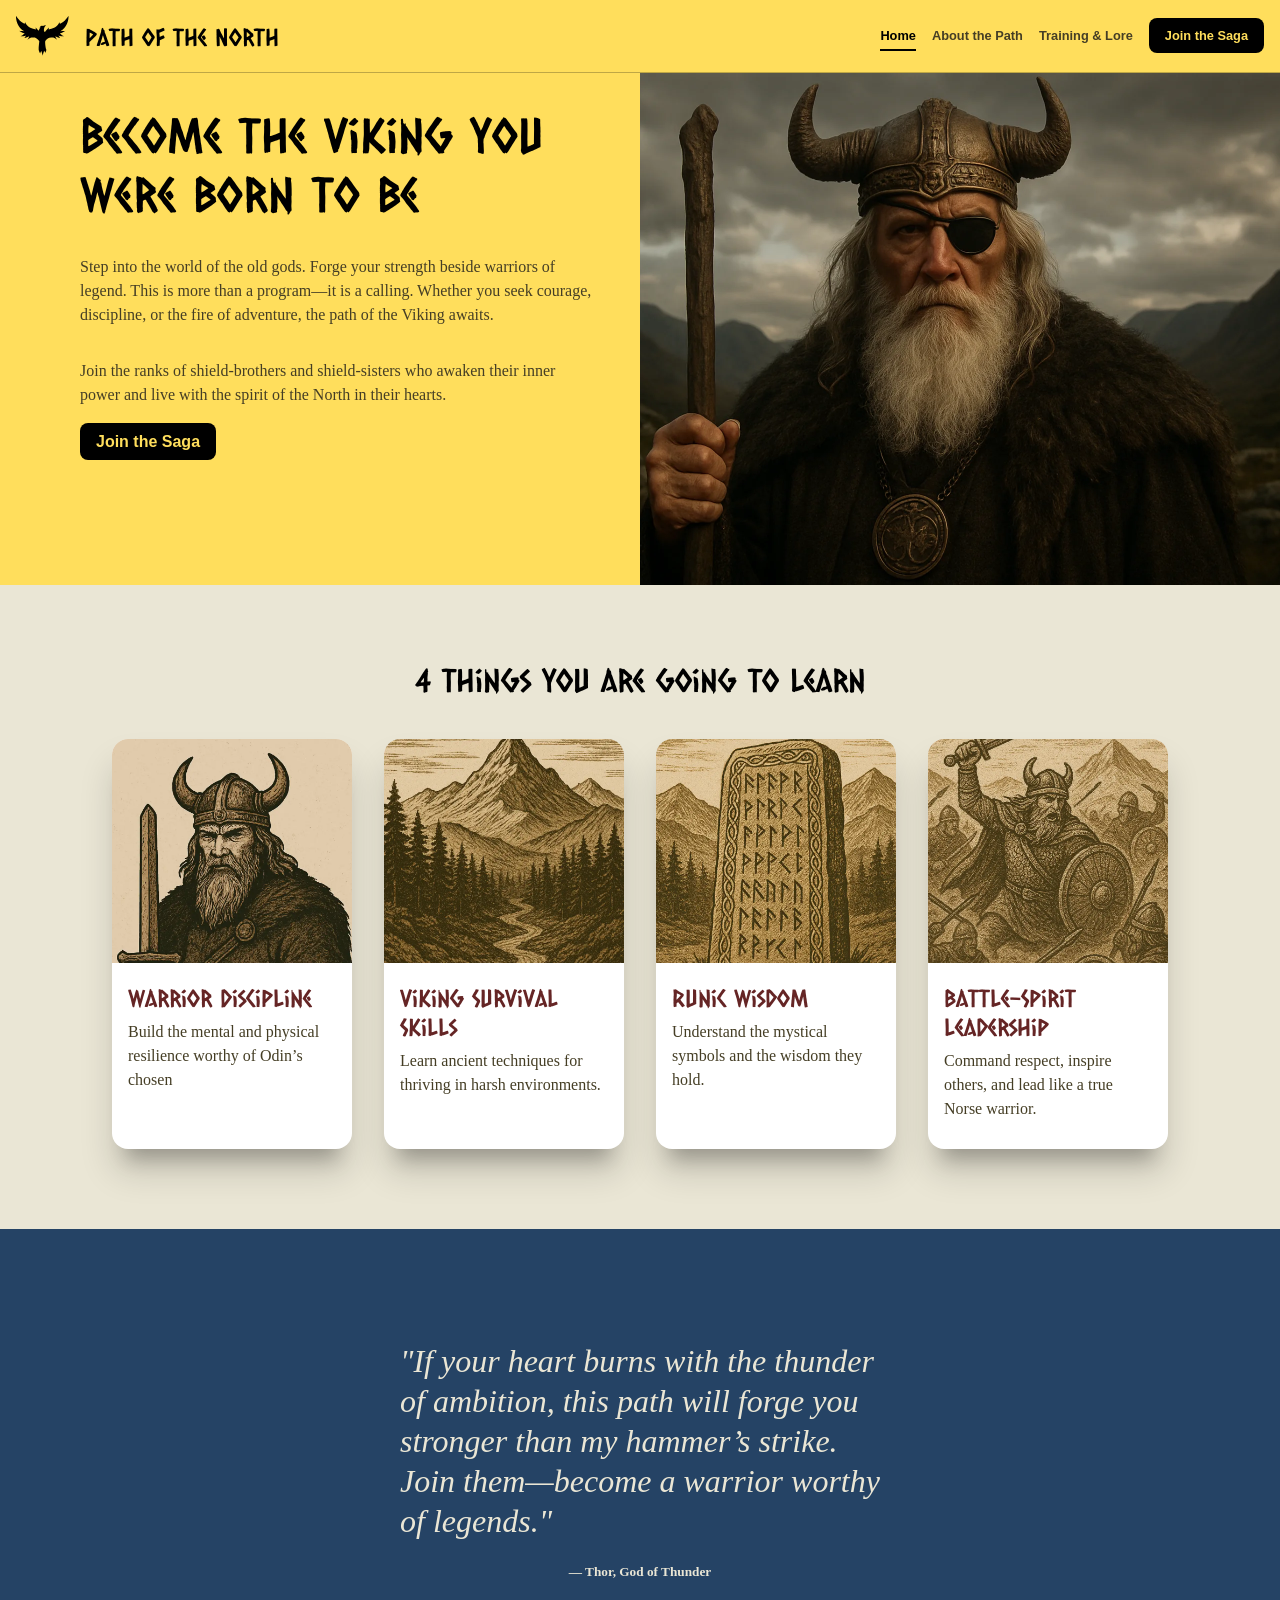
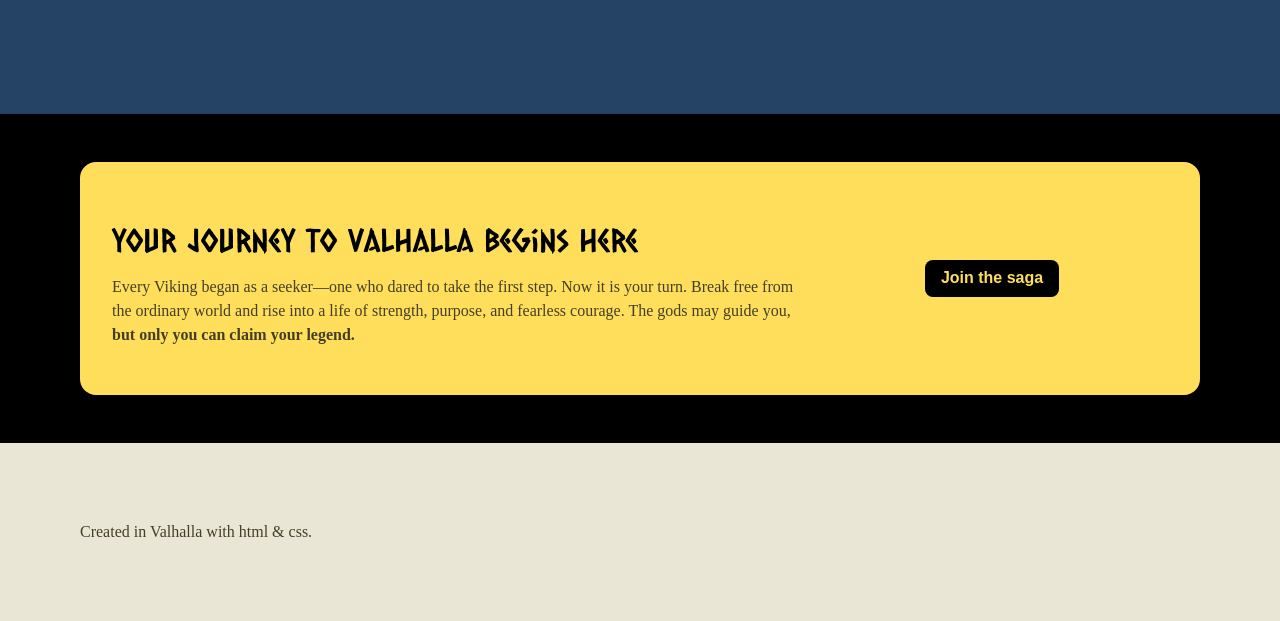
<file: index.html>
<!DOCTYPE html>
<html lang="en">
<head>
    <meta charset="UTF-8">
    <meta name="viewport" content="width=device-width, initial-scale=1.0">
    <title>Path of the North</title>
    <link rel="preconnect" href="https://fonts.googleapis.com">
<link rel="preconnect" href="https://fonts.gstatic.com" crossorigin>
<link href="https://fonts.googleapis.com/css2?family=Caesar+Dressing&display=swap" rel="stylesheet">
    <link rel="stylesheet" href="css/styles.css">
</head>
<body>
    <nav> <!-- Main Navigation -->
        <a href="index.html" id="logo">
            <svg width="53" height="40" viewBox="0 0 53 40" fill="none" xmlns="http://www.w3.org/2000/svg">
                <path d="M52.5029 0C52.7586 3.42281 51.44 11.1539 44.3583 15.3242C47.3484 15.1275 48.0574 15.1858 49.454 14.8711C47.9984 15.835 45.8342 17.4676 43.7294 17.3496C45.4998 18.825 46.5423 19.9665 47.998 20.2812C44.3596 20.3402 42.9431 19.652 42.3134 19.4551C43.7291 21.0478 43.7294 21.638 44.3583 22.0117C42.3129 21.8739 40.464 20.7337 39.3232 20.2812C39.575 21.6661 40.6214 23.1143 41.1132 23.665C40.0247 22.9634 37.7213 21.5596 37.2177 21.5596C36.5888 21.559 31.7639 20.3108 29.1611 25.458C29.1496 25.8482 29.1474 26.2053 29.1532 26.5176C29.2123 29.6453 29.9793 33.2061 30.2743 33.6191C30.5633 34.0255 29.7907 35.7961 29.4462 36.5859L29.4286 36.6289C29.2562 37.0232 28.4062 34.6834 28.2089 34.6807C28.0122 34.6807 26.6943 39.0089 26.6943 39.8154C26.2852 37.7228 25.6448 35.7179 25.3759 34.9766C24.9353 35.3073 24.3921 36.7268 24.1757 37.3955C23.8543 36.9691 23.1216 35.7466 22.7597 34.2676C22.4456 32.9827 22.9571 28.4906 23.2988 25.3262C20.6801 20.3333 15.9352 21.5596 15.3134 21.5596C14.8089 21.5604 12.507 22.9636 11.4189 23.665C11.9106 23.1143 12.9571 21.6661 13.2089 20.2812C12.068 20.7337 10.2185 21.874 8.17278 22.0117C8.80223 21.638 8.80254 21.0483 10.2187 19.4551C9.58905 19.6519 8.1726 20.3402 4.53411 20.2812C5.98972 19.9665 7.03229 18.8249 8.80266 17.3496C6.69783 17.4676 4.53373 15.835 3.07805 14.8711C4.47466 15.1858 5.18302 15.1275 8.17278 15.3242C1.09123 11.1539 -0.226502 3.42278 0.0292244 0C0.107865 0.0786278 -0.336753 -0.483429 3.07805 3.79688C3.32943 4.11196 3.61241 4.42969 3.9218 4.75C4.81598 5.48906 6.01305 6.3725 7.50481 7.29883C9.20681 8.35548 9.17638 6.88404 8.87102 5.69043C8.76467 5.42909 8.72454 5.26868 8.72454 5.19336C8.77637 5.34719 8.82638 5.51598 8.87102 5.69043C9.10731 6.27092 9.66821 7.3509 10.829 9.1084C12.9336 12.2945 18.8923 13.4358 19.5234 13.4951C20.027 13.5423 19.7332 12.1109 19.5234 11.3896C20.1719 11.9444 21.3787 13.1218 22.662 14.6738C23.1504 13.5889 23.9032 12.0177 24.3534 11.5674C25.0591 10.8618 23.2842 12.0112 23.2714 12.0195C23.4616 11.7179 23.9443 11.0079 24.3534 10.583C24.8648 10.052 25.5144 9.44292 26.9501 10.0723C27.9258 9.15954 29.3762 9.07533 29.9794 9.14746C28.0123 10.8392 28.307 12.0195 28.1103 12.5703C27.9957 12.8912 28.0132 13.0786 28.0566 13.1719L28.1103 13.2393C28.0925 13.2286 28.0727 13.2066 28.0566 13.1719L27.7958 12.8457L28.1103 14.3018L27.7958 13.9668C27.9153 14.385 28.1545 15.1403 28.3837 15.6797L28.9179 15.8789C30.5257 13.7346 32.2012 12.0804 33.0087 11.3896C32.7989 12.1109 32.5051 13.5423 33.0087 13.4951C33.6405 13.4356 39.5986 12.2943 41.7031 9.1084C42.8639 7.3509 43.4248 6.27092 43.6611 5.69043C43.7057 5.51599 43.7557 5.34718 43.8075 5.19336C43.8075 5.26868 43.7674 5.42912 43.6611 5.69043C43.3557 6.88407 43.3252 8.35561 45.0273 7.29883C46.5205 6.37157 47.7178 5.48658 48.6122 4.74707C48.9207 4.4276 49.2033 4.11114 49.454 3.79688C52.869 -0.483602 52.4242 0.0786828 52.5029 0Z" fill="black"/>
            </svg>
            <span>Path of the North</span>
        </a>
        <ul id="navigation">
            <li class="active">
                <a href="">Home</a>
            </li>
            <li>
                <a href="">About the Path</a>
            </li>
            <li>
                <a href="">Training & Lore</a>
            </li>
            <li>
                <a class="button" href="sign-up.html">Join the Saga</a>
            </li>
        </ul>
    </nav><!-- Main Navigation End -->
    
    <main>
        <header class="intro"> <!-- Introduction -->
            <div class="intro-text">
                <h1>Become the Viking you were born to be</h1>
                <p>
                Step into the world of the old gods. Forge your strength beside warriors of legend. This is more than a program—it is a calling. Whether you seek courage, discipline, or the fire of adventure, the path of the Viking awaits.
                </p>
                <p>
                    Join the ranks of shield-brothers and shield-sisters who awaken their inner power and live with the spirit of the North in their hearts.
                </p>
                <a class="button" href="sign-up.html">Join the Saga</a>
            </div>
            <img src="img/odin.webp" class="intro-img" alt="Image of Odin">
            
        </header>
        <div class="learn"> <!-- Learning subjects-->
            <h2>4 Things you are going to learn</h2>
            <ul class="learn-items">
                <li>
                    <img src="img/warrior-disipline.webp" alt="Image of a warrior">
                    <div class="learn-items-text">
                        <h3>Warrior Discipline</h3>
                    <p>
                        Build the mental and physical resilience worthy of Odin’s chosen
                    </p>

                    </div>
                    
                </li>
                <li>
                    <img src="img/nature.webp" alt="Image of nature">
                    <div class="learn-items-text">
                        <h3>Viking Survival Skills</h3>
                    <p>
                        Learn ancient techniques for thriving in harsh environments.
                    </p>

                    </div>
                    
                </li>
                <li>
                    <img src="img/widsome.webp" alt="Image of runes">
                    <div class="learn-items-text">
                        <h3>Runic Wisdom</h3>
                    <p>
                        Understand the mystical symbols and the wisdom they hold.
                    </p>

                    </div>
                    
                </li>
                <li>
                    <img src="img/leadership.webp" alt="Image of a viking battle">
                    <div class="learn-items-text">
                        <h3>Battle-Spirit Leadership</h3>
                    <p>
                        Command respect, inspire others, and lead like a true Norse warrior.
                    </p>

                    </div>
                    
                </li>
                

            </ul>

        </div>
        <div class="quote-div"><!-- Quote-->
            <blockquote>
                "If your heart burns with the thunder of ambition, this path will forge you stronger than my hammer’s strike. Join them—become a warrior worthy of legends."
            </blockquote>
            <h5>— Thor, God of Thunder</h5>
        </div>
        <div class="register-cta-bg">
            <div class="register-cta">
                <div>
                <h2>Your Journey to Valhalla begins here</h2>
                <p>
                    Every Viking began as a seeker—one who dared to take the first step. 
                    Now it is your turn. Break free from the ordinary 
                    world and rise into a life of strength, purpose, 
                    and fearless courage. The gods may guide you, 
                    <strong>but only you can claim your legend.</strong>
                </p>
            </div>
            <div class="button-container" >
                <a class="button" href="sign-up.html">Join the saga</a>
            </div>
            

            </div>
            
            
        </div>
        
        

    </main>
    <footer>
        Created in Valhalla with html & css.
    </footer>
    
</body>
</html>
</file>
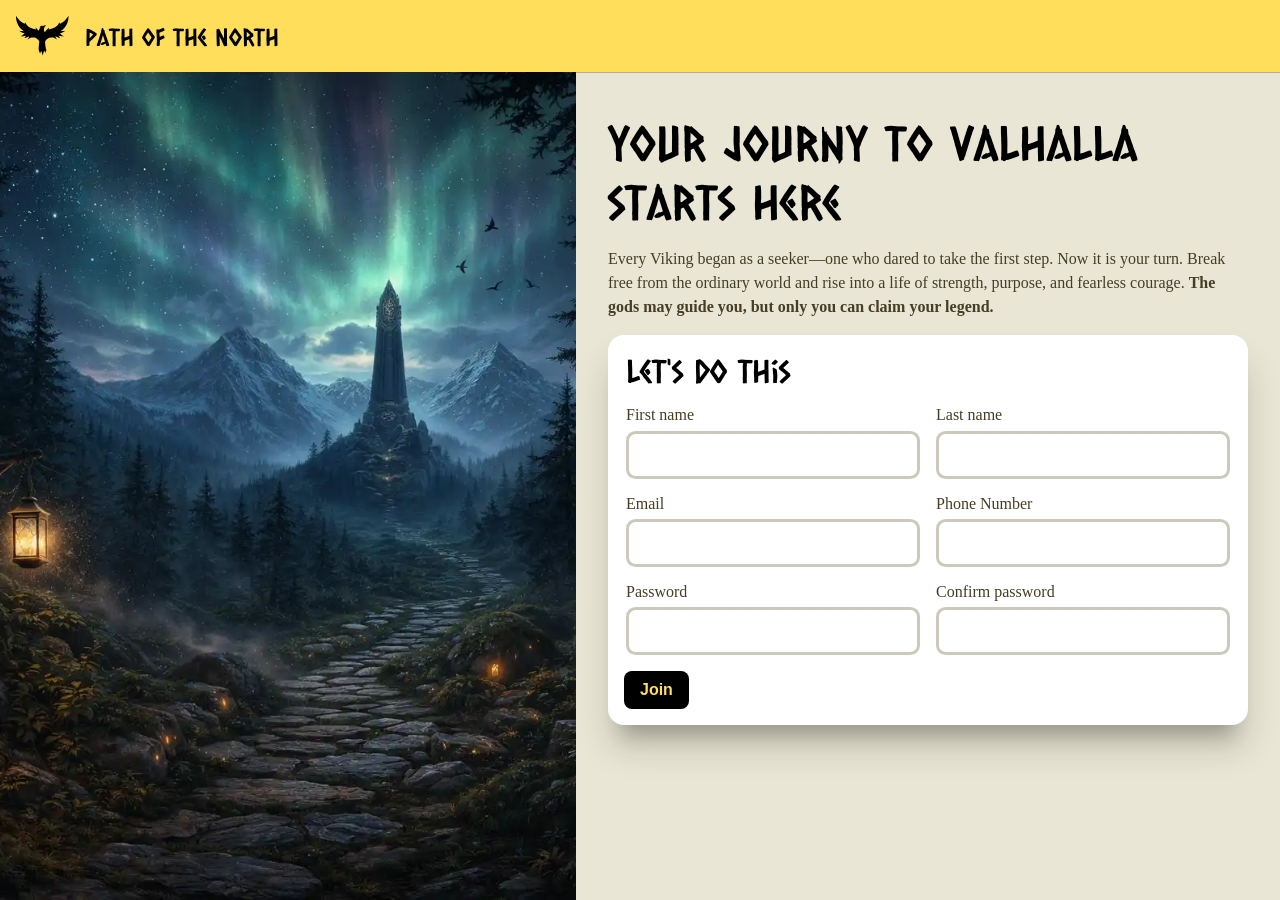
<file: sign-up.html>
<!DOCTYPE html>
<html lang="en">
<head>
    <meta charset="UTF-8">
    <meta name="viewport" content="width=device-width, initial-scale=1.0">
    <title>Path of the North</title>
    <link rel="preconnect" href="https://fonts.googleapis.com">
<link rel="preconnect" href="https://fonts.gstatic.com" crossorigin>
<link href="https://fonts.googleapis.com/css2?family=Caesar+Dressing&display=swap" rel="stylesheet">
    <link rel="stylesheet" href="css/styles.css">
</head>
<body>
    <nav> <!-- Main Navigation -->
        <a href="index.html" id="logo">
            <svg width="53" height="40" viewBox="0 0 53 40" fill="none" xmlns="http://www.w3.org/2000/svg">
                <path d="M52.5029 0C52.7586 3.42281 51.44 11.1539 44.3583 15.3242C47.3484 15.1275 48.0574 15.1858 49.454 14.8711C47.9984 15.835 45.8342 17.4676 43.7294 17.3496C45.4998 18.825 46.5423 19.9665 47.998 20.2812C44.3596 20.3402 42.9431 19.652 42.3134 19.4551C43.7291 21.0478 43.7294 21.638 44.3583 22.0117C42.3129 21.8739 40.464 20.7337 39.3232 20.2812C39.575 21.6661 40.6214 23.1143 41.1132 23.665C40.0247 22.9634 37.7213 21.5596 37.2177 21.5596C36.5888 21.559 31.7639 20.3108 29.1611 25.458C29.1496 25.8482 29.1474 26.2053 29.1532 26.5176C29.2123 29.6453 29.9793 33.2061 30.2743 33.6191C30.5633 34.0255 29.7907 35.7961 29.4462 36.5859L29.4286 36.6289C29.2562 37.0232 28.4062 34.6834 28.2089 34.6807C28.0122 34.6807 26.6943 39.0089 26.6943 39.8154C26.2852 37.7228 25.6448 35.7179 25.3759 34.9766C24.9353 35.3073 24.3921 36.7268 24.1757 37.3955C23.8543 36.9691 23.1216 35.7466 22.7597 34.2676C22.4456 32.9827 22.9571 28.4906 23.2988 25.3262C20.6801 20.3333 15.9352 21.5596 15.3134 21.5596C14.8089 21.5604 12.507 22.9636 11.4189 23.665C11.9106 23.1143 12.9571 21.6661 13.2089 20.2812C12.068 20.7337 10.2185 21.874 8.17278 22.0117C8.80223 21.638 8.80254 21.0483 10.2187 19.4551C9.58905 19.6519 8.1726 20.3402 4.53411 20.2812C5.98972 19.9665 7.03229 18.8249 8.80266 17.3496C6.69783 17.4676 4.53373 15.835 3.07805 14.8711C4.47466 15.1858 5.18302 15.1275 8.17278 15.3242C1.09123 11.1539 -0.226502 3.42278 0.0292244 0C0.107865 0.0786278 -0.336753 -0.483429 3.07805 3.79688C3.32943 4.11196 3.61241 4.42969 3.9218 4.75C4.81598 5.48906 6.01305 6.3725 7.50481 7.29883C9.20681 8.35548 9.17638 6.88404 8.87102 5.69043C8.76467 5.42909 8.72454 5.26868 8.72454 5.19336C8.77637 5.34719 8.82638 5.51598 8.87102 5.69043C9.10731 6.27092 9.66821 7.3509 10.829 9.1084C12.9336 12.2945 18.8923 13.4358 19.5234 13.4951C20.027 13.5423 19.7332 12.1109 19.5234 11.3896C20.1719 11.9444 21.3787 13.1218 22.662 14.6738C23.1504 13.5889 23.9032 12.0177 24.3534 11.5674C25.0591 10.8618 23.2842 12.0112 23.2714 12.0195C23.4616 11.7179 23.9443 11.0079 24.3534 10.583C24.8648 10.052 25.5144 9.44292 26.9501 10.0723C27.9258 9.15954 29.3762 9.07533 29.9794 9.14746C28.0123 10.8392 28.307 12.0195 28.1103 12.5703C27.9957 12.8912 28.0132 13.0786 28.0566 13.1719L28.1103 13.2393C28.0925 13.2286 28.0727 13.2066 28.0566 13.1719L27.7958 12.8457L28.1103 14.3018L27.7958 13.9668C27.9153 14.385 28.1545 15.1403 28.3837 15.6797L28.9179 15.8789C30.5257 13.7346 32.2012 12.0804 33.0087 11.3896C32.7989 12.1109 32.5051 13.5423 33.0087 13.4951C33.6405 13.4356 39.5986 12.2943 41.7031 9.1084C42.8639 7.3509 43.4248 6.27092 43.6611 5.69043C43.7057 5.51599 43.7557 5.34718 43.8075 5.19336C43.8075 5.26868 43.7674 5.42912 43.6611 5.69043C43.3557 6.88407 43.3252 8.35561 45.0273 7.29883C46.5205 6.37157 47.7178 5.48658 48.6122 4.74707C48.9207 4.4276 49.2033 4.11114 49.454 3.79688C52.869 -0.483602 52.4242 0.0786828 52.5029 0Z" fill="black"/>
            </svg>
            <span>Path of the North</span>
        </a>
    </nav>
    <main class="sign-up">

    <img src="img/path-of-the-north-sign-up.webp" class="sign-up-image" alt="intro-img">
    <div class="sign-up-content">
      <h1>
        Your Journy to Valhalla starts here
      </h1>
      <p>
        Every Viking began as a seeker—one who dared to take the first step. Now it is your turn. Break free from the ordinary world and rise into a life of strength, purpose, and fearless courage. <strong>The gods may guide you, but only you can claim your legend.</strong>
      </p>
      <form action="post">
        <legend>Let's do this</legend>
        <fieldset>
          <div class="input-with-label">
            <label for="first-name">First name</label>
            <input type="text"id="first-name" name="first-name">
          </div>
          <div class="input-with-label">
            <label for="last-name">Last name</label>
            <input type="text"id="last-name" name="last-name">
          </div>
        </fieldset>
        <fieldset>
          <div class="input-with-label">
            <label for="email">Email</label>
            <input type="email"id="email" name="email">
          </div>
          <div class="input-with-label">
            <label for="phone-number">Phone Number</label>
            <input type="text"id="phone-number" name="phone-number">
          </div>
        </fieldset>
        <fieldset>
          <div class="input-with-label">
            <label for="password">Password</label>
            <input type="password"id="password" name="password" pattern="^(?=.*[a-z])(?=.*[A-Z])(?=.*[0-9])(?=.*[!@#$%^&*_=+-]).{8,12}$" required>
          </div>
          <div class="input-with-label">
            <label for="confirm-password">Confirm password</label>
            <input type="password"id="confirm-password" name="confirm-password" pattern="^(?=.*[a-z])(?=.*[A-Z])(?=.*[0-9])(?=.*[!@#$%^&*_=+-]).{8,12}$" required>
          </div>
        </fieldset>
        <button type="submit">Join</button>

      </form>
    </div>
    </main>

</body>
</html>
</file>
<file: css/styles.css>
*{
  box-sizing: border-box;
}

/* --- FARBEN ---*/
:root {
  --gelb: #FFDE5C;
  --braun: #453E25;
  --beige: #EAE6D5;
  --weiss: #ffffff;
  --schwarz: #000000;
  --blau: #254365;
  --rot: #652525


}

/* --- SCHRIFTEN ---*/
/*
@font-face {
   font-family:"north";
   font-style: normal;
   font-weight: 700;
   src:
   url(../fonts/North.woff2) format('woff2')
}*/
body{
    background-color: var(--gelb);
    color: var(--braun);
    font-family: Georgia, 'Times New Roman', Times, serif;
    padding: 0;
    margin: 0;
    display: flex;
    flex-direction: column;
}
h1{
    font-family: "Caesar Dressing", Helvetica, Arial, sans-serif;
    font-weight: 400;
    color: var(--schwarz);
    font-size: 3rem;
    margin-bottom: 1rem;
}
nav{
  background-color: var(--gelb);
  padding: 1rem;
  display: flex;
  align-items: center;
  justify-content: space-between;
}
a#logo{
  font-family: "Caesar Dressing", Helvetica, Arial, sans-serif;
  font-size: 1.5rem;
  color: var(--schwarz);
  text-decoration: none;
  display: flex;
  align-items: center;
  gap: 1rem;
}
ul#navigation{
  padding: 0;
  margin: 0;
  display: flex;
  gap: 1rem;
  justify-self:end;

}
ul#navigation li{
  list-style: none;
  font-family: Helvetica, Arial, sans-serif;
  padding: 5px 0;
}
ul#navigation li.active{
  border-bottom: 2px solid var(--schwarz);
}
ul#navigation li.active a{
  color: var(--schwarz);
}
ul#navigation li a{
  color: var(--braun);
  font-weight: 700;
  text-decoration: none;
  font-size: 0.8rem;
}
a.button, ul#navigation li a.button, button{
  font-family: Helvetica, Arial, sans-serif;
  background-color: var(--schwarz);
  border-radius: 0.5rem;
  color: var(--gelb);
  padding: 0.6rem 1rem;
  text-decoration: none;
  font-weight: 700;
}
a.button:hover, ul#navigation li a.button:hover, button:hover{
  background-color: var(--braun);

}
main{
  background-color: var(--beige);
}
header.intro{
  background-color: var(--gelb);
  display: flex;
  border-top: 1px solid rgba(0, 0, 0, 0.25);
}
div.intro-text{
  flex 1;
  padding: 0 3rem 3rem 5rem;
  display: flex;
  flex-direction: column;
  align-items: flex-start;
}
img.intro-img{
  object-fit: cover;
  width: 50%;
  min-height: 32rem;
  flex: 1;
}
p{
  margin-bottom: 1rem;
  line-height: 1.5rem;
}
legend, h2{
  font-family: "Caesar Dressing", Helvetica, Arial, sans-serif;
  font-weight: 400;
    color: var(--schwarz);
    font-size: 2rem;
    margin-bottom: 1rem;
}
div.learn{
  display: flex;
  flex-direction: column;
  align-items: center;
  padding: 3rem 2rem 5rem;
}
ul.learn-items{
  margin: 1.5rem 0 0 0;
  padding: 0;
  display: flex;
  gap: 2rem;
  justify-content: center;
  flex-wrap: wrap;
}
ul.learn-items li{
  list-style: none;
  background-color: var(--weiss);
  border-radius: 1rem;
  width: 15rem;
  box-shadow: 0 24px 34px 0 rgba(0, 0, 0, 0.14), 0 24px 20px -15px rgba(0, 0, 0, 0.25);
}
ul.learn-items li img{
  width: 100%;
  border-radius: 1rem 1rem 0 0;
  height: 14rem;
  object-fit: cover;
}
.learn-items-text{
  padding: 1rem 1rem 1.8rem 1rem;
}
.learn-items-text h3{
  font-family: "Caesar Dressing", Helvetica, Arial, sans-serif;
  font-weight: 400;
    color: var(--rot);
    font-size: 1.5rem;
    margin-bottom: 0.5rem;
    margin-top: 0;
}
.learn-items-text p{
  margin: 0;
}
.quote-div{
  background-color: var(--blau);
  color: var(--beige);
  padding: 7rem 3rem;
  display: flex;
  flex-direction: column;
  align-items: center;
}
.quote-div blockquote{
  font-family: Georgia;
  font-size: 2rem;
  font-style: italic;
  font-weight:300;
  line-height: 2.5rem; 
  margin: 0;
  padding: 0;
  max-width: 30rem;
}
.register-cta-bg{
  display: flex;
  background-color: var(--schwarz);
  padding: 3rem;
  justify-content: center;
}
.register-cta{
  background-color: var(--gelb);
  border-radius: 1rem;
  max-width: 70rem;
  padding: 2rem;
  display: flex;
  align-items: center;
}
.register-cta div{
  flex: 2;
}
.register-cta .button-container{
  flex: 1;
  display: flex;
  align-items: center;
  justify-content: center;
}
footer{
  background-color: var(--beige);
  padding: 5rem;
}

@media (max-width: 750px) {
  ul#navigation{
    display: none;
  }
  header.intro{
    flex-direction: column;
  }
  img.intro-img{
    width: 100%;
    min-height: auto;
    max-height: 20rem;
  }
  div.intro-text{
    padding: 0 2rem 2rem 2rem;
  }
  .register-cta{
    flex-direction: column;
  }
}
.sign-up-image{
  height: auto;
  width: 100vw;
  object-fit: cover;
}

main.sign-up{
  display: flex;
  flex-direction: column;
}
@media (min-width: 750px) {
.sign-up-image{
  height: calc(100vh - 72px);
  width: 45vw;
  position: sticky;
}
main.sign-up{
  flex-direction: row;
}
}
.sign-up-content{
  padding: 0.5rem 2rem 4rem;
  border-top: 1px solid rgba(0, 0, 0, 0.25);
}

form{
  background-color: var(--weiss);
  border-radius: 1rem;
  box-shadow: 0 24px 34px 0 rgba(0, 0, 0, 0.14), 0 24px 20px -15px rgba(0, 0, 0, 0.25);
  padding: 1rem;
}
fieldset{
  border: none;
  padding: 0;
  display: flex;
  gap: 1rem;
  margin-bottom: 1rem;
}
@media (max-width: 1000px) {
  fieldset{
  flex-direction: column;
}
  
}
input{
  appearance: none;
}
button{
  appearance: none; 
  -webkit-appearance: none;
  -moz-appearance: none;
  cursor: pointer;
  border: none;
  font-size: 1rem;
}
.input-with-label{
  display: flex;
  flex-direction: column;
  width: 100%;
}
input{
  height: 3rem;
  border: 3px solid #CDC9BA;
  border-radius: 0.6rem;
  padding: 0.6rem;
  appearance: none; 
  -webkit-appearance: none;
  -moz-appearance: none;
  font-family: -apple-system, BlinkMacSystemFont, "Segoe UI", Roboto, Helvetica, Arial, sans-serif, "Apple Color Emoji", "Segoe UI Emoji", "Segoe UI Symbol";
  font-size: 1rem;
}
label{
  margin-bottom: 0.4rem;
}
input:user-invalid{
  border-color: #E55C5C;
}
input:focus{
  border-color: #1685CA;
  outline: none;
}
</file>
